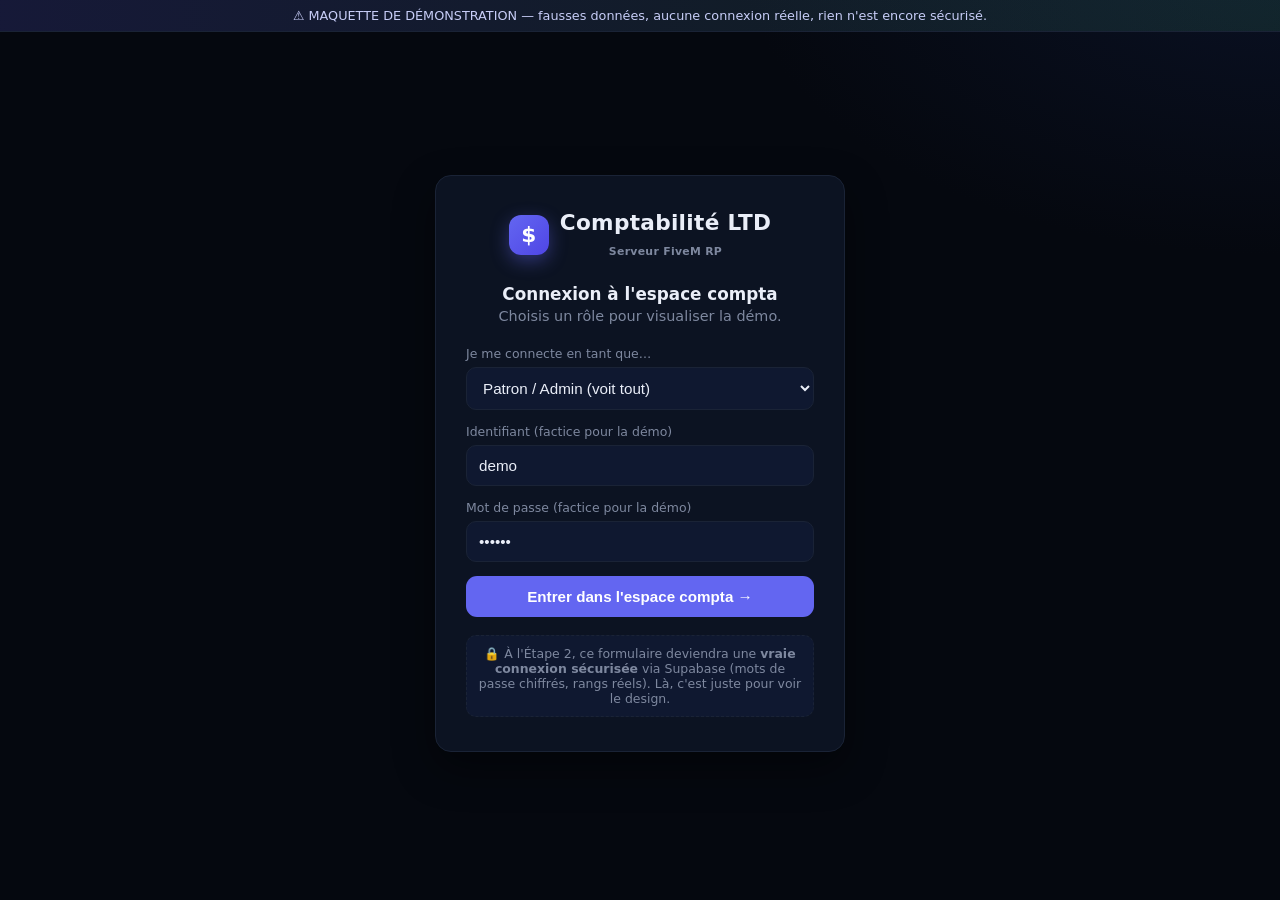
<file: index.html>
<!DOCTYPE html>
<html lang="fr">
<head>
  <meta charset="UTF-8" />
  <meta name="viewport" content="width=device-width, initial-scale=1.0" />
  <title>Comptabilité LTD — Connexion</title>
  <link rel="stylesheet" href="assets/css/style.css" />
</head>
<body>

  <!-- Bandeau qui rappelle que c'est une DÉMO. À retirer plus tard. -->
  <div class="demo-banner">
    ⚠️ MAQUETTE DE DÉMONSTRATION — fausses données, aucune connexion réelle, rien n'est encore sécurisé.
  </div>

  <div class="login-wrap">
    <div class="login-card">

      <div class="brand">
        <span class="logo">$</span>
        <span>
          Comptabilité LTD<br />
          <small>Serveur FiveM RP</small>
        </span>
      </div>

      <h1>Connexion à l'espace compta</h1>
      <p class="sub">Choisis un rôle pour visualiser la démo.</p>

      <!-- Pour l'instant : pas de vrai mot de passe.
           On choisit juste un rôle pour voir "qui voit quoi". -->
      <form id="loginForm">
        <div class="field">
          <label for="role">Je me connecte en tant que…</label>
          <select id="role">
            <option value="patron">Patron / Admin (voit tout)</option>
            <option value="comptable">Comptable (voit tout, sans gestion)</option>
            <option value="salarie">Salarié (voit seulement ses opérations)</option>
          </select>
        </div>

        <div class="field">
          <label for="pseudo">Identifiant (factice pour la démo)</label>
          <input type="text" id="pseudo" value="demo" />
        </div>

        <div class="field">
          <label for="motdepasse">Mot de passe (factice pour la démo)</label>
          <input type="password" id="motdepasse" value="••••••" />
        </div>

        <button type="submit" class="btn btn-primary">Entrer dans l'espace compta →</button>
      </form>

      <div class="login-note">
        🔒 À l'Étape 2, ce formulaire deviendra une <strong>vraie connexion sécurisée</strong>
        via Supabase (mots de passe chiffrés, rangs réels). Là, c'est juste pour voir le design.
      </div>

    </div>
  </div>

  <script>
    /* On enregistre le rôle choisi puis on va au tableau de bord. */
    document.getElementById("loginForm").addEventListener("submit", function (e) {
      e.preventDefault();
      const role = document.getElementById("role").value;
      sessionStorage.setItem("demo_role", role);
      window.location.href = "dashboard.html";
    });
  </script>

</body>
</html>
</file>
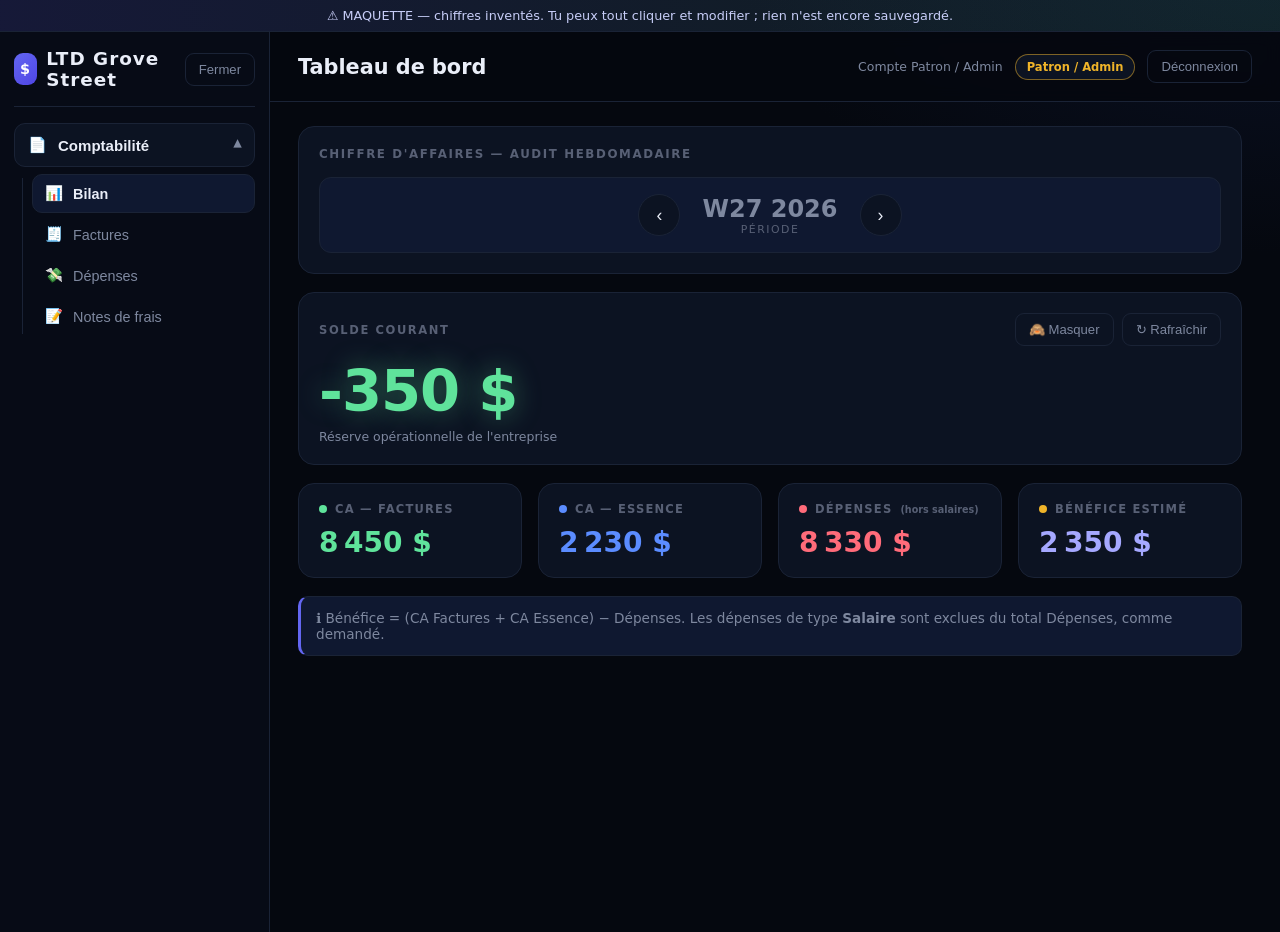
<file: dashboard.html>
<!DOCTYPE html>
<html lang="fr">
<head>
  <meta charset="UTF-8" />
  <meta name="viewport" content="width=device-width, initial-scale=1.0" />
  <title>Comptabilité LTD</title>
  <link rel="stylesheet" href="assets/css/style.css" />
</head>
<body>

  <div class="demo-banner">
    ⚠️ MAQUETTE — chiffres inventés. Tu peux tout cliquer et modifier ; rien n'est encore sauvegardé.
  </div>

  <div class="app" id="app">

    <!-- ===================== MENU LATÉRAL ===================== -->
    <aside class="sidebar">
      <div class="side-head">
        <div class="side-logo"><span class="logo">$</span> LTD Grove Street</div>
        <button class="btn-ghost" id="closeSide">Fermer</button>
      </div>

      <div class="side-divider"></div>

      <!-- Groupe dépliable "Comptabilité" -->
      <nav class="nav">
        <button class="nav-parent open" id="comptaParent">
          <span>📄</span> <span>Comptabilité</span> <span class="chev">▾</span>
        </button>
        <div class="nav-sub" id="comptaSub">
          <button class="nav-item" data-page="bilan" data-title="Tableau de bord">📊 <span>Bilan</span></button>
          <button class="nav-item" data-page="factures" data-title="Factures">🧾 <span>Factures</span></button>
          <button class="nav-item" data-page="depenses" data-title="Dépenses">💸 <span>Dépenses</span></button>
          <button class="nav-item" data-page="notes" data-title="Notes de frais">📝 <span>Notes de frais</span></button>
        </div>
      </nav>
    </aside>

    <div class="backdrop" id="backdrop"></div>

    <!-- ===================== CONTENU ===================== -->
    <div class="main">
      <div class="main-top">
        <button class="hamburger" id="openSide">☰</button>
        <h1 id="pageTitle">Tableau de bord</h1>
        <div class="right">
          <span id="userName" class="small">—</span>
          <span class="role-pill" id="rolePill">—</span>
          <button class="btn-ghost" id="logout">Déconnexion</button>
        </div>
      </div>

      <div class="main-body">

        <!-- =============== PAGE BILAN =============== -->
        <section class="page" id="page-bilan">

          <!-- Sélecteur de semaine -->
          <div class="panel">
            <div class="panel-title">Chiffre d'affaires — Audit hebdomadaire</div>
            <div class="week-selector">
              <button class="arrow" id="weekPrev">‹</button>
              <div class="week-center">
                <div class="wk"><span id="weekNum">W27</span> <span>2026</span></div>
                <div class="per">Période</div>
              </div>
              <button class="arrow" id="weekNext">›</button>
            </div>
          </div>

          <!-- Solde courant -->
          <div class="panel solde-panel">
            <div class="solde-head">
              <span class="label-up">Solde courant</span>
              <div class="solde-actions">
                <button class="btn-ghost" id="toggleSolde">🙈 Masquer</button>
                <button class="btn-ghost" id="refreshSolde">↻ Rafraîchir</button>
              </div>
            </div>
            <div class="solde-value" id="soldeValue">0 $</div>
            <div class="small">Réserve opérationnelle de l'entreprise</div>
          </div>

          <!-- Statistiques de la semaine -->
          <div class="stats-grid">
            <div class="stat-card green">
              <div class="label"><span class="dot green"></span> CA — Factures</div>
              <div class="value" id="caFactures">0 $</div>
            </div>
            <div class="stat-card blue">
              <div class="label"><span class="dot blue"></span> CA — Essence</div>
              <div class="value" id="caEssence">0 $</div>
            </div>
            <div class="stat-card red">
              <div class="label"><span class="dot red"></span> Dépenses <small>(hors salaires)</small></div>
              <div class="value" id="totalDepenses">0 $</div>
            </div>
            <div class="stat-card purple">
              <div class="label"><span class="dot gold"></span> Bénéfice estimé</div>
              <div class="value" id="benefice">0 $</div>
            </div>
          </div>

          <div class="info-box" style="margin-top:18px">
            ℹ️ Bénéfice = (CA Factures + CA Essence) − Dépenses. Les dépenses de type
            <strong>Salaire</strong> sont exclues du total Dépenses, comme demandé.
          </div>
        </section>

        <!-- =============== PAGE FACTURES =============== -->
        <section class="page" id="page-factures" hidden>
          <p class="page-sub">Toutes les entrées d'argent enregistrées.</p>
          <div class="toolbar">
            <input type="text" id="rechFactures" placeholder="🔎 Rechercher une raison…" />
            <select id="filtreTypeFacture">
              <option value="tous">Tous types</option>
              <option value="magasin">Magasin</option>
              <option value="essence">Essence</option>
            </select>
            <span class="spacer"></span>
            <span class="count-info" id="countFactures">—</span>
          </div>
          <div class="table-wrap">
            <table>
              <thead><tr><th>Date</th><th>Type</th><th>Montant</th><th>Raison</th><th>Salarié</th></tr></thead>
              <tbody id="tbodyFactures"></tbody>
            </table>
          </div>
        </section>

        <!-- =============== PAGE DÉPENSES =============== -->
        <section class="page" id="page-depenses" hidden>
          <p class="page-sub">Choisis la catégorie de chaque dépense. Les <strong>salaires</strong> sont exclus du total du Bilan.</p>
          <div class="toolbar">
            <input type="text" id="rechDepenses" placeholder="🔎 Rechercher une raison…" />
            <select id="filtreCategorie">
              <option value="tous">Toutes catégories</option>
              <option value="matiere">Matière première</option>
              <option value="salaire">Salaire</option>
              <option value="">Non catégorisée</option>
            </select>
            <span class="spacer"></span>
            <span class="count-info" id="countDepenses">—</span>
          </div>
          <div class="table-wrap">
            <table>
              <thead><tr><th>Date</th><th>Montant</th><th>Raison</th><th>Salarié</th><th>Catégorie</th></tr></thead>
              <tbody id="tbodyDepenses"></tbody>
            </table>
          </div>
        </section>

        <!-- =============== PAGE NOTES DE FRAIS =============== -->
        <section class="page" id="page-notes" hidden>
          <p class="page-sub" id="notesSub">—</p>
          <div class="form-card" id="formNote">
            <h2>Déclarer une note de frais</h2>
            <div class="form-row">
              <div class="field">
                <label for="noteRaison">Raison</label>
                <input type="text" id="noteRaison" placeholder="Ex : essence véhicule perso pour livraison" />
              </div>
              <div class="field" style="max-width:160px">
                <label for="noteMontant">Montant ($)</label>
                <input type="number" id="noteMontant" min="0" placeholder="0" />
              </div>
              <button class="btn btn-primary btn-inline" id="ajouterNote">Déclarer</button>
            </div>
          </div>
          <div class="table-wrap" style="margin-top:18px">
            <table>
              <thead><tr><th>Date</th><th>Salarié</th><th>Raison</th><th>Montant</th><th>Statut</th></tr></thead>
              <tbody id="tbodyNotes"></tbody>
            </table>
          </div>
        </section>

      </div>
    </div>
  </div>

  <script src="assets/js/data.js"></script>
  <script src="assets/js/app.js"></script>
</body>
</html>
</file>
<file: assets/css/style.css>
/* =========================================================
   Comptabilité LTD — Thème "navy" (inspiré de ta maquette)
   Fond bleu nuit très sombre, titres en majuscules espacées,
   montants en vert menthe, accent violet.
   ========================================================= */

:root {
  --bg:        #05080f;   /* fond général, bleu nuit quasi noir */
  --bg-grad:   #0a1124;   /* halo en haut */
  --panel:     #0c1322;   /* fond des cartes */
  --panel-2:   #0f1830;   /* cartes un peu plus claires / hover */
  --border:    #1a2336;   /* bordures */
  --border-soft:#141c2c;
  --text:      #eaeef8;   /* texte principal */
  --text-dim:  #7e889f;   /* texte secondaire */
  --text-faint:#586075;   /* très discret (labels majuscules) */
  --green:     #5fe39b;   /* argent / positif (vert menthe) */
  --green-bg:  rgba(95,227,155,0.10);
  --red:       #ff6b7a;   /* dépenses / négatif */
  --red-bg:    rgba(255,107,122,0.10);
  --purple:    #6366f1;   /* bouton principal */
  --purple-h:  #7c7ff3;
  --blue:      #5b8cff;   /* essence / info */
  --blue-bg:   rgba(91,140,255,0.12);
  --gold:      #f0b429;
  --radius:    16px;
  --radius-sm: 11px;
  --shadow:    0 16px 40px rgba(0,0,0,0.45);
}

* { box-sizing: border-box; margin: 0; padding: 0; }

body {
  font-family: "Inter", "Segoe UI", system-ui, -apple-system, Roboto, sans-serif;
  background:
    radial-gradient(900px 500px at 100% -5%, var(--bg-grad) 0%, transparent 60%),
    var(--bg);
  color: var(--text);
  min-height: 100vh;
  -webkit-font-smoothing: antialiased;
}

/* Petits utilitaires de texte */
.muted        { color: var(--text-dim); }
.label-up {
  font-size: 0.72rem;
  text-transform: uppercase;
  letter-spacing: 1.6px;
  color: var(--text-faint);
  font-weight: 700;
}
.small { font-size: 0.78rem; color: var(--text-dim); }

/* =========================================================
   BANDEAU DE DÉMO
   ========================================================= */
.demo-banner {
  background: linear-gradient(90deg, rgba(99,102,241,0.18), rgba(95,227,155,0.10));
  color: #c7cdf7;
  text-align: center;
  font-size: 0.8rem;
  padding: 8px 12px;
  border-bottom: 1px solid var(--border);
}

/* =========================================================
   CONNEXION (login)
   ========================================================= */
.login-wrap {
  min-height: calc(100vh - 38px);
  display: flex; align-items: center; justify-content: center;
  padding: 24px;
}
.login-card {
  width: 100%; max-width: 410px;
  background: var(--panel);
  border: 1px solid var(--border);
  border-radius: var(--radius);
  box-shadow: var(--shadow);
  padding: 34px 30px;
  text-align: center;
}
.brand {
  display: inline-flex; align-items: center; gap: 11px;
  font-weight: 800; font-size: 1.35rem; letter-spacing: 0.3px;
}
.brand .logo {
  width: 40px; height: 40px;
  display: grid; place-items: center;
  background: linear-gradient(135deg, var(--purple), #4f46e5);
  color: #fff; border-radius: 12px; font-weight: 900;
  box-shadow: 0 6px 18px rgba(99,102,241,0.4);
}
.brand small { color: var(--text-dim); font-weight: 600; font-size: 0.68rem; }

.login-card h1 { font-size: 1.05rem; margin: 24px 0 4px; }
.login-card p.sub { color: var(--text-dim); font-size: 0.9rem; margin-bottom: 22px; }

.field { text-align: left; margin-bottom: 14px; }
.field label { display: block; font-size: 0.78rem; color: var(--text-dim); margin-bottom: 6px; }
.field input, .field select {
  width: 100%;
  background: var(--panel-2);
  border: 1px solid var(--border);
  color: var(--text);
  padding: 11px 12px; border-radius: 10px; font-size: 0.95rem;
}
.field input:focus, .field select:focus { outline: 2px solid var(--purple); }

.btn {
  display: inline-block; width: 100%;
  border: none; border-radius: 11px;
  padding: 12px 16px; font-size: 0.95rem; font-weight: 700;
  cursor: pointer; transition: filter 0.15s ease, transform 0.05s ease;
}
.btn:active { transform: translateY(1px); }
.btn-primary { background: var(--purple); color: #fff; }
.btn-primary:hover { background: var(--purple-h); }

.login-note {
  margin-top: 18px; font-size: 0.78rem; color: var(--text-dim);
  background: var(--panel-2); border: 1px dashed var(--border);
  border-radius: 10px; padding: 10px;
}

.btn-ghost {
  background: transparent; border: 1px solid var(--border);
  color: var(--text-dim); padding: 8px 13px; border-radius: 9px;
  font-size: 0.82rem; cursor: pointer;
}
.btn-ghost:hover { color: var(--text); border-color: var(--text-dim); }
.btn-purple {
  background: var(--purple); color: #fff; border: none;
  padding: 9px 16px; border-radius: 10px; font-weight: 700;
  font-size: 0.85rem; cursor: pointer;
}
.btn-purple:hover { background: var(--purple-h); }

/* =========================================================
   STRUCTURE APPLI : menu latéral + contenu
   ========================================================= */
.app { display: grid; grid-template-columns: 270px 1fr; min-height: 100vh; }

/* ---------- MENU LATÉRAL ---------- */
.sidebar {
  background: #070b16;
  border-right: 1px solid var(--border);
  padding: 16px 14px;
  display: flex; flex-direction: column; gap: 14px;
  position: sticky; top: 0; height: 100vh; overflow-y: auto;
}
.side-head { display: flex; align-items: center; justify-content: space-between; }
.side-logo {
  display: flex; align-items: center; gap: 9px;
  font-weight: 800; font-size: 1.15rem; letter-spacing: 1px;
}
.side-logo .logo {
  width: 32px; height: 32px; display: grid; place-items: center;
  background: linear-gradient(135deg, var(--purple), #4f46e5);
  border-radius: 9px; color: #fff; font-weight: 900; font-size: 0.9rem;
}

.side-company {
  display: flex; align-items: center; gap: 12px;
  padding: 4px 6px;
}
.avatar {
  width: 46px; height: 46px; border-radius: 50%;
  display: grid; place-items: center;
  border: 2px solid var(--purple);
  color: #c7cdf7; font-weight: 800; font-size: 0.85rem;
  background: rgba(99,102,241,0.08);
}
.company-name { font-weight: 800; font-size: 1.02rem; }

.company-pill {
  display: flex; align-items: center; justify-content: space-between;
  background: var(--panel); border: 1px solid var(--border);
  border-radius: 11px; padding: 12px 14px;
  font-weight: 700; font-size: 0.92rem; color: var(--text);
  cursor: pointer;
}
.company-pill .chev { color: var(--text-dim); }

.side-divider { height: 1px; background: var(--border); margin: 2px 0; }

.nav { display: flex; flex-direction: column; gap: 3px; }
.nav-parent {
  display: flex; align-items: center; gap: 11px;
  width: 100%; text-align: left;
  background: var(--panel); border: 1px solid var(--border);
  color: var(--text); font-size: 0.94rem; font-weight: 600;
  padding: 12px 13px; border-radius: 11px; cursor: pointer;
}
.nav-parent .chev { margin-left: auto; color: var(--text-dim); transition: transform 0.2s; }
.nav-parent.open .chev { transform: rotate(180deg); }

/* sous-menu indenté avec barre verticale à gauche */
.nav-sub { padding-left: 18px; margin: 4px 0 2px; position: relative; }
.nav-sub::before {
  content: ""; position: absolute; left: 8px; top: 4px; bottom: 4px;
  width: 1px; background: var(--border);
}
.nav-item {
  display: flex; align-items: center; gap: 10px;
  width: 100%; text-align: left;
  background: transparent; border: 1px solid transparent;
  color: var(--text-dim); font-size: 0.9rem;
  padding: 10px 12px; border-radius: 10px; cursor: pointer;
  margin-bottom: 2px; transition: background 0.12s, color 0.12s;
}
.nav-item:hover { background: var(--panel); color: var(--text); }
.nav-item.active {
  background: var(--panel-2); color: var(--text);
  border-color: var(--border); font-weight: 600;
}

/* ---------- CONTENU PRINCIPAL ---------- */
.main { display: flex; flex-direction: column; min-width: 0; }
.main-top {
  display: flex; align-items: center; gap: 14px;
  padding: 18px 28px;
  border-bottom: 1px solid var(--border);
  position: sticky; top: 0; z-index: 5;
  background: rgba(5,8,15,0.85); backdrop-filter: blur(8px);
}
.hamburger {
  display: none; background: transparent; border: none;
  color: var(--text); font-size: 1.4rem; cursor: pointer;
}
.main-top h1 { font-size: 1.3rem; font-weight: 800; }
.main-top .right { margin-left: auto; display: flex; align-items: center; gap: 12px; }
.role-pill {
  font-size: 0.72rem; font-weight: 700;
  padding: 5px 11px; border-radius: 999px;
  background: var(--panel); border: 1px solid var(--border);
}
.role-pill.patron    { color: var(--gold);  border-color: rgba(240,180,41,0.5); }
.role-pill.comptable { color: var(--purple); border-color: rgba(99,102,241,0.5); }
.role-pill.salarie   { color: var(--green); border-color: rgba(95,227,155,0.5); }

.main-body { padding: 24px 28px; max-width: 1000px; width: 100%; }
.page-sub { color: var(--text-dim); font-size: 0.9rem; margin: -6px 0 20px; }

/* =========================================================
   PANNEAUX / CARTES
   ========================================================= */
.panel {
  background: var(--panel);
  border: 1px solid var(--border);
  border-radius: var(--radius);
  padding: 20px;
  margin-bottom: 18px;
}
.panel-title {
  font-size: 0.74rem; text-transform: uppercase; letter-spacing: 1.6px;
  color: var(--text-faint); font-weight: 700; margin-bottom: 16px;
}
.panel-title small { text-transform: none; letter-spacing: 0; color: var(--text-dim); }

/* Sélecteur de semaine */
.week-selector {
  display: flex; align-items: center; justify-content: center; gap: 22px;
  background: var(--panel-2); border: 1px solid var(--border);
  border-radius: 12px; padding: 16px;
}
.week-selector .arrow {
  width: 42px; height: 42px; border-radius: 50%;
  background: var(--panel); border: 1px solid var(--border);
  color: var(--text); font-size: 1.1rem; cursor: pointer;
}
.week-selector .arrow:hover { border-color: var(--purple); color: var(--purple-h); }
.week-center { text-align: center; }
.week-center .wk { font-size: 1.5rem; font-weight: 800; }
.week-center .wk span { color: var(--text-dim); font-weight: 600; }
.week-center .per { font-size: 0.68rem; letter-spacing: 1.5px; color: var(--text-faint); text-transform: uppercase; }

/* Carte Solde courant (le gros chiffre vert) */
.solde-panel { text-align: left; }
.solde-head { display: flex; align-items: center; justify-content: space-between; flex-wrap: wrap; gap: 10px; }
.solde-actions { display: flex; gap: 8px; }
.solde-value {
  font-size: clamp(2.2rem, 7vw, 3.6rem);
  font-weight: 800; letter-spacing: -1px;
  color: var(--green);
  text-shadow: 0 0 28px rgba(95,227,155,0.4);
  margin: 12px 0 4px;
  font-variant-numeric: tabular-nums;
}

/* Grille de statistiques */
.stats-grid {
  display: grid; grid-template-columns: repeat(auto-fit, minmax(210px, 1fr));
  gap: 16px;
}
.stat-card {
  background: var(--panel); border: 1px solid var(--border);
  border-radius: var(--radius); padding: 18px 20px;
}
.stat-card .label {
  font-size: 0.72rem; text-transform: uppercase; letter-spacing: 1.2px;
  color: var(--text-faint); font-weight: 700;
  display: flex; align-items: center; gap: 8px; margin-bottom: 10px;
}
.stat-card .label small { text-transform: none; letter-spacing: 0; }
.stat-card .value { font-size: 1.75rem; font-weight: 800; font-variant-numeric: tabular-nums; }
.stat-card.green  .value { color: var(--green); }
.stat-card.blue   .value { color: var(--blue); }
.stat-card.red    .value { color: var(--red); }
.stat-card.purple .value { color: #a5a8ff; }
.dot { width: 8px; height: 8px; border-radius: 50%; display: inline-block; }
.dot.green { background: var(--green); }
.dot.blue  { background: var(--blue); }
.dot.red   { background: var(--red); }
.dot.gold  { background: var(--gold); }

.info-box {
  margin-top: 4px; background: var(--panel-2);
  border: 1px solid var(--border); border-left: 3px solid var(--purple);
  border-radius: 10px; padding: 13px 15px;
  font-size: 0.85rem; color: var(--text-dim);
}

/* =========================================================
   BARRE D'OUTILS + TABLEAUX
   ========================================================= */
.toolbar { display: flex; flex-wrap: wrap; gap: 10px; align-items: center; margin-bottom: 14px; }
.toolbar input, .toolbar select {
  background: var(--panel); border: 1px solid var(--border);
  color: var(--text); padding: 10px 12px; border-radius: 10px; font-size: 0.88rem;
}
.toolbar .spacer { flex: 1; }
.count-info { color: var(--text-dim); font-size: 0.82rem; }

.table-wrap {
  background: var(--panel); border: 1px solid var(--border);
  border-radius: var(--radius); overflow: hidden;
}
table { width: 100%; border-collapse: collapse; }
thead th {
  text-align: left; font-size: 0.7rem; text-transform: uppercase; letter-spacing: 0.8px;
  color: var(--text-faint); padding: 13px 16px;
  border-bottom: 1px solid var(--border); background: var(--panel-2);
}
tbody td { padding: 13px 16px; border-bottom: 1px solid var(--border-soft); font-size: 0.9rem; }
tbody tr:last-child td { border-bottom: none; }
tbody tr:hover { background: var(--panel-2); }

.tag {
  display: inline-flex; align-items: center; gap: 6px;
  font-size: 0.75rem; font-weight: 700; padding: 4px 9px; border-radius: 7px;
}
.tag.in   { color: var(--green); background: var(--green-bg); }
.tag.out  { color: var(--red);   background: var(--red-bg); }
.tag.blue { color: var(--blue);  background: var(--blue-bg); }

.montant { font-weight: 700; font-variant-numeric: tabular-nums; }
.montant.in  { color: var(--green); }
.montant.out { color: var(--red); }
.raison { color: var(--text); }
.salarie { color: var(--text-dim); }
.date { color: var(--text-dim); font-variant-numeric: tabular-nums; white-space: nowrap; }
.empty { text-align: center; color: var(--text-dim); padding: 40px 16px; font-size: 0.9rem; }

/* Menu déroulant de catégorie (dépenses) */
.cat-select {
  background: var(--panel-2); border: 1px solid var(--border);
  color: var(--text); padding: 6px 9px; border-radius: 8px;
  font-size: 0.82rem; cursor: pointer;
}
.cat-select.is-salaire { color: var(--gold); border-color: rgba(240,180,41,0.5); background: rgba(240,180,41,0.08); }

/* Formulaire notes de frais */
.form-card { background: var(--panel); border: 1px solid var(--border); border-radius: var(--radius); padding: 18px 20px; }
.form-card h2 { font-size: 0.95rem; margin-bottom: 14px; }
.form-row { display: flex; gap: 14px; align-items: flex-end; flex-wrap: wrap; }
.form-row .field { flex: 1; margin-bottom: 0; min-width: 200px; }
.btn-inline { width: auto; align-self: flex-end; }

/* Statuts (notes de frais) */
.statut { font-size: 0.73rem; font-weight: 700; padding: 3px 9px; border-radius: 7px; }
.statut.ok   { color: var(--green); background: var(--green-bg); }
.statut.ko   { color: var(--red);   background: var(--red-bg); }
.statut.warn { color: var(--gold);  background: rgba(240,180,41,0.12); }
.mini-actions { display: inline-flex; gap: 6px; margin-left: 8px; }
.mini { border: none; cursor: pointer; width: 26px; height: 26px; border-radius: 7px; font-size: 0.8rem; font-weight: 700; }
.mini.ok { background: var(--green-bg); color: var(--green); }
.mini.ko { background: var(--red-bg);   color: var(--red); }

/* =========================================================
   RESPONSIVE (mobile : menu coulissant)
   ========================================================= */
.backdrop { display: none; }
@media (max-width: 860px) {
  .app { grid-template-columns: 1fr; }
  .sidebar {
    position: fixed; left: 0; top: 0; z-index: 50;
    width: 280px; transform: translateX(-100%);
    transition: transform 0.25s ease;
  }
  .app.menu-open .sidebar { transform: translateX(0); }
  .app.menu-open .backdrop {
    display: block; position: fixed; inset: 0; z-index: 40;
    background: rgba(0,0,0,0.55);
  }
  .hamburger { display: block; }
}
@media (max-width: 600px) {
  .main-top, .main-body { padding-left: 16px; padding-right: 16px; }
  .table-wrap { overflow-x: auto; }
  table { min-width: 560px; }
}
</file>
